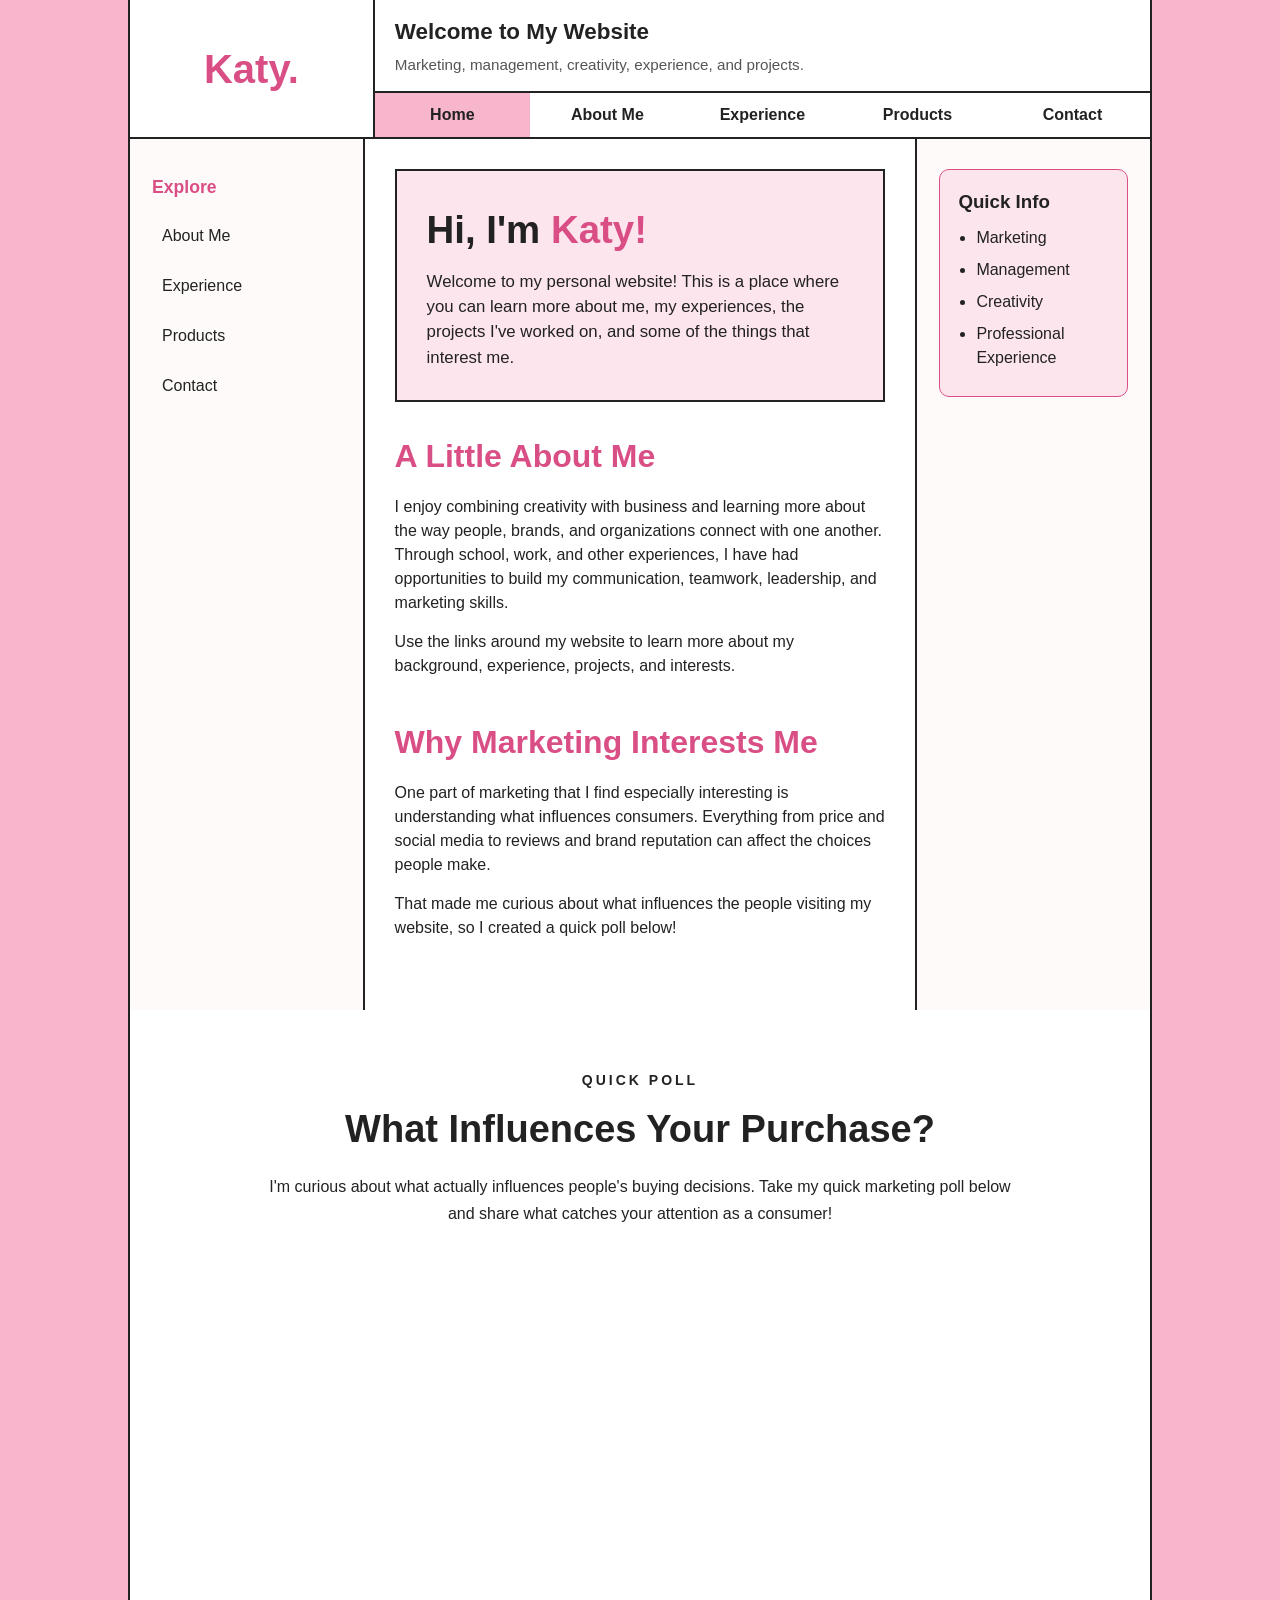
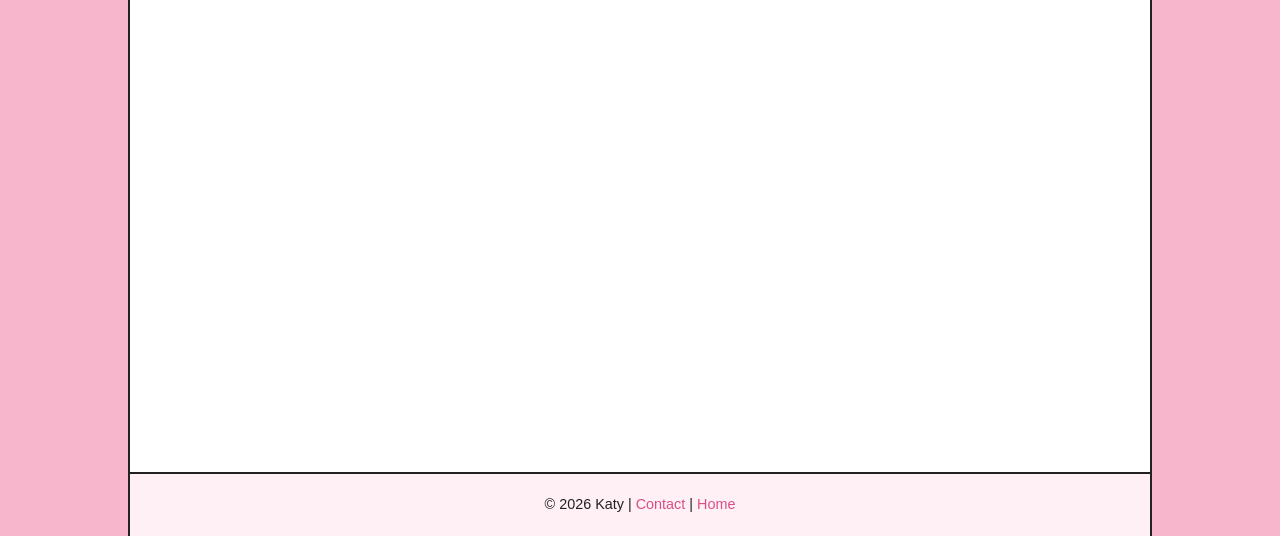
<file: index.html>
<!DOCTYPE html>

<html lang="en">

<head>

    <meta charset="UTF-8">

    <meta
        name="viewport"
        content="width=device-width, initial-scale=1.0"
    >

    <title>Katy's Website</title>

    <link
        rel="stylesheet"
        href="style.css"
    >

</head>


<body>

<div class="site-wrapper">


    <!-- ========================================
         HEADER
    ========================================= -->

    <header class="site-header">


        <!-- LOGO -->

        <div class="logo-area">

            <a href="index.html">
                Katy.
            </a>


            <button
                class="menu-toggle"
                id="menu-toggle"
                aria-label="Open navigation menu"
            >
                ☰
            </button>

        </div>



        <!-- HEADER CONTENT -->

        <div class="header-right">


            <div class="header-info">

                <div>

                    <h1>
                        Welcome to My Website
                    </h1>

                    <p>
                        Marketing, management,
                        creativity, experience,
                        and projects.
                    </p>

                </div>

            </div>



            <!-- NAVIGATION CREATED BY navigation.js -->

            <nav
                class="primary-nav"
                id="primary-navigation"
            >
            </nav>


        </div>


    </header>



    <!-- ========================================
         MAIN 3-COLUMN AREA
    ========================================= -->

    <div class="page-layout">


        <!-- LEFT SIDEBAR -->

        <aside class="left-sidebar">

            <h2>
                Explore
            </h2>


            <ul class="side-nav">

                <li>
                    <a href="about.html">
                        About Me
                    </a>
                </li>

                <li>
                    <a href="experience.html">
                        Experience
                    </a>
                </li>

                <li>
                    <a href="products.html">
                        Products
                    </a>
                </li>

                <li>
                    <a href="contact.html">
                        Contact
                    </a>
                </li>

            </ul>

        </aside>



        <!-- MAIN CONTENT -->

        <main class="main-content">


            <!-- HERO -->

            <section class="hero">

                <h1>
                    Hi, I'm
                    <span>Katy!</span>
                </h1>

                <p>
                    Welcome to my personal website! This is a place
                    where you can learn more about me, my experiences,
                    the projects I've worked on, and some of the things
                    that interest me.
                </p>

            </section>



            <!-- ABOUT PREVIEW -->

            <section class="content-section">

                <h2>
                    A Little About Me
                </h2>

                <p>
                    I enjoy combining creativity with business and
                    learning more about the way people, brands, and
                    organizations connect with one another. Through
                    school, work, and other experiences, I have had
                    opportunities to build my communication,
                    teamwork, leadership, and marketing skills.
                </p>

                <p>
                    Use the links around my website to learn more
                    about my background, experience, projects, and
                    interests.
                </p>

            </section>



            <!-- MARKETING INTRO -->

            <section class="content-section">

                <h2>
                    Why Marketing Interests Me
                </h2>

                <p>
                    One part of marketing that I find especially
                    interesting is understanding what influences
                    consumers. Everything from price and social media
                    to reviews and brand reputation can affect the
                    choices people make.
                </p>

                <p>
                    That made me curious about what influences the
                    people visiting my website, so I created a quick
                    poll below!
                </p>

            </section>


        </main>



        <!-- RIGHT SIDEBAR -->

        <aside class="right-sidebar">


            <div class="sticky-box">

                <h3>
                    Quick Info
                </h3>

                <ul>

                    <li>
                        Marketing
                    </li>

                    <li>
                        Management
                    </li>

                    <li>
                        Creativity
                    </li>

                    <li>
                        Professional Experience
                    </li>

                </ul>

            </div>


        </aside>


    </div>



    <!-- ========================================
         MARKETING POLL
    ========================================= -->

    <section class="marketing-poll">


        <div class="poll-heading">

            <p class="poll-label">
                QUICK POLL
            </p>


            <h2>
                What Influences Your Purchase?
            </h2>


            <p class="poll-description">
                I'm curious about what actually influences people's
                buying decisions. Take my quick marketing poll below
                and share what catches your attention as a consumer!
            </p>

        </div>



        <!-- GOOGLE FORM -->

        <div class="google-form-container">

            <iframe
                src="https://docs.google.com/forms/d/e/1FAIpQLSenfZ7IkUsinyCpGMjhfkNqtXx6ptcA4TYuKnOBtgmuSCT4TQ/viewform?embedded=true"
                width="100%"
                height="750"
                frameborder="0"
                marginheight="0"
                marginwidth="0"
                title="What Influences Your Purchase Marketing Poll"
            >
                Loading…
            </iframe>

        </div>


    </section>



    <!-- ========================================
         FOOTER
    ========================================= -->

    <footer class="site-footer">

        <p>

            &copy;
            <span id="current-year"></span>
            Katy

            |

            <a href="contact.html">
                Contact
            </a>

            |

            <a href="index.html">
                Home
            </a>

        </p>

    </footer>


</div>



<!-- NAVIGATION JAVASCRIPT -->

<script src="navigation.js"></script>



<!-- AUTOMATIC COPYRIGHT YEAR -->

<script>

    document.getElementById(
        "current-year"
    ).textContent =
        new Date().getFullYear();

</script>


</body>

</html>
</file>
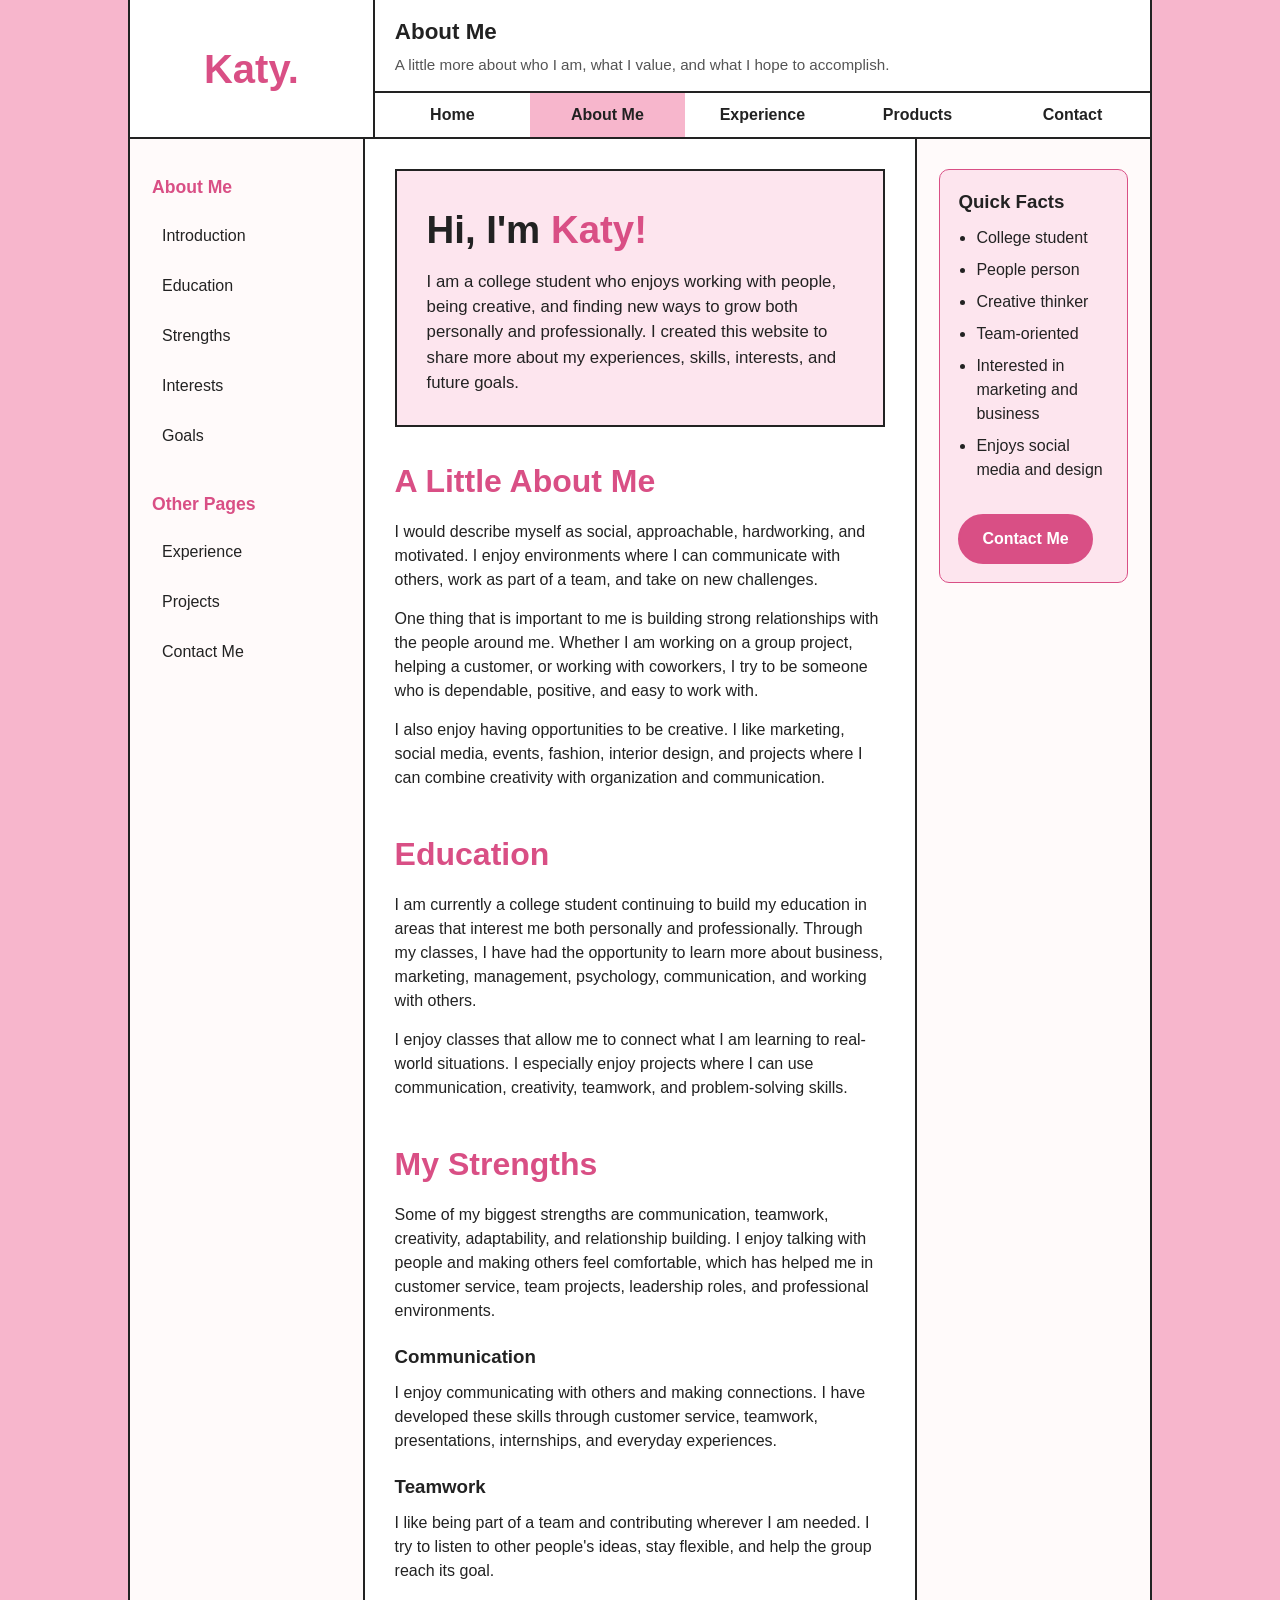
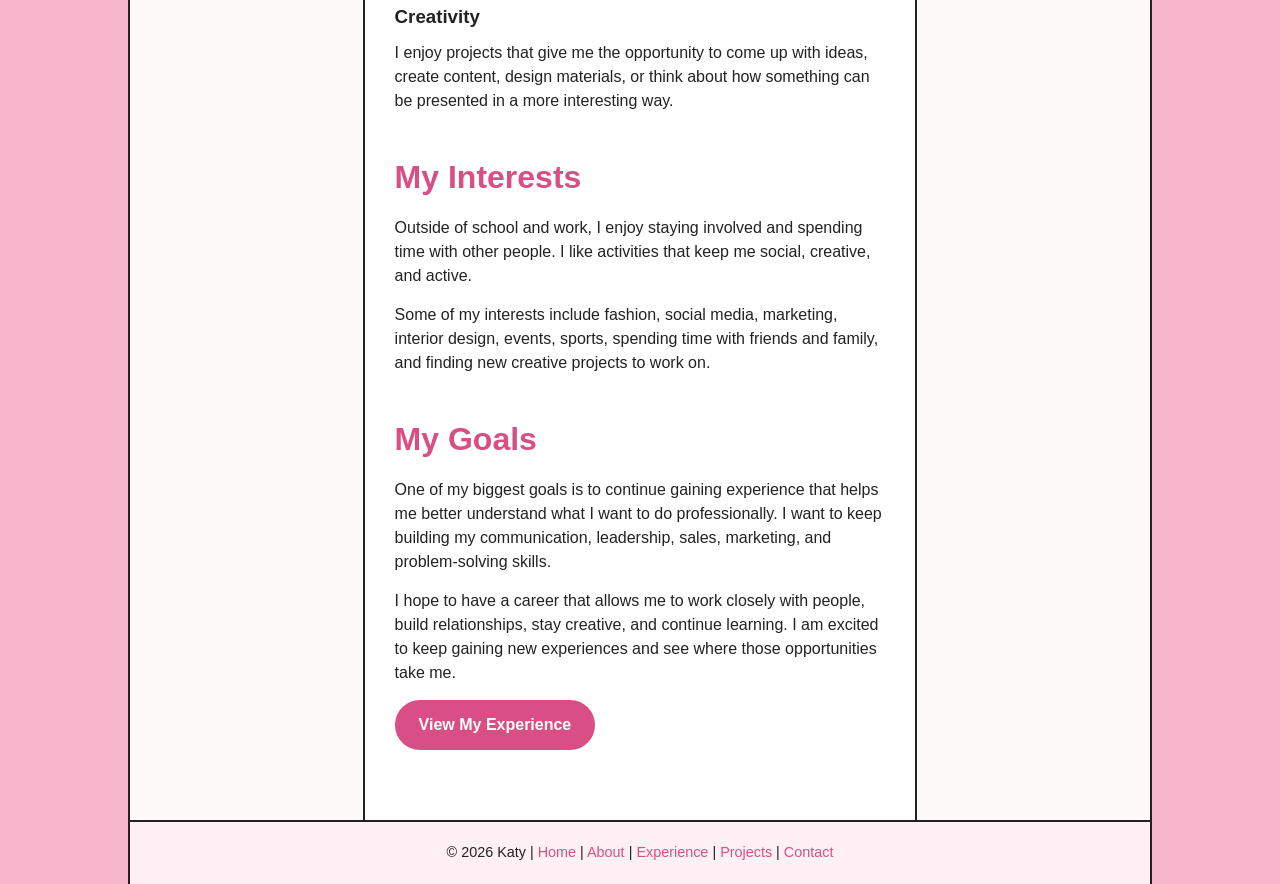
<file: about.html>
<!DOCTYPE html>
<html lang="en">

<head>
    <meta charset="UTF-8">

    <meta
        name="viewport"
        content="width=device-width, initial-scale=1.0"
    >

    <title>About Me | Katy</title>

    <!-- Main CSS file -->
    <link
        rel="stylesheet"
        href="style.css"
    >
</head>


<body>

<div class="site-wrapper">


    <!-- =====================================
         HEADER
    ====================================== -->

    <header class="site-header">


        <!-- LOGO AREA -->

        <div class="logo-area">

            <a href="index.html">
                Katy.
            </a>


            <!-- Mobile menu button -->

            <button
                class="menu-toggle"
                id="menu-toggle"
                aria-label="Open navigation menu"
            >
                ☰
            </button>

        </div>



        <!-- HEADER RIGHT SIDE -->

        <div class="header-right">


            <!-- INFORMATIONAL HEADER AREA -->

            <div class="header-info">

                <div>

                    <h1>
                        About Me
                    </h1>

                    <p>
                        A little more about who I am,
                        what I value, and what I hope
                        to accomplish.
                    </p>

                </div>

            </div>



            <!--
                NAVIGATION IS CREATED
                AUTOMATICALLY BY navigation.js
            -->

            <nav
                class="primary-nav"
                id="primary-navigation"
                aria-label="Primary navigation"
            >
            </nav>


        </div>


    </header>



    <!-- =====================================
         THREE-COLUMN PAGE LAYOUT
    ====================================== -->

    <div class="page-layout">


        <!-- =================================
             LEFT SIDEBAR
        ================================== -->

        <aside class="left-sidebar">

            <h2>
                About Me
            </h2>


            <ul class="side-nav">

                <li>
                    <a href="#intro">
                        Introduction
                    </a>
                </li>

                <li>
                    <a href="#education">
                        Education
                    </a>
                </li>

                <li>
                    <a href="#strengths">
                        Strengths
                    </a>
                </li>

                <li>
                    <a href="#interests">
                        Interests
                    </a>
                </li>

                <li>
                    <a href="#goals">
                        Goals
                    </a>
                </li>

            </ul>


            <h2>
                Other Pages
            </h2>


            <ul class="side-nav">

                <li>
                    <a href="experience.html">
                        Experience
                    </a>
                </li>

                <li>
                    <a href="projects.html">
                        Projects
                    </a>
                </li>

                <li>
                    <a href="contact.html">
                        Contact Me
                    </a>
                </li>

            </ul>

        </aside>



        <!-- =================================
             MAIN CONTENT
        ================================== -->

        <main class="main-content">


            <!-- HERO SECTION -->

            <section
                class="hero"
                id="intro"
            >

                <h1>
                    Hi, I'm
                    <span>Katy!</span>
                </h1>

                <p>
                    I am a college student who enjoys
                    working with people, being creative,
                    and finding new ways to grow both
                    personally and professionally.
                    I created this website to share more
                    about my experiences, skills,
                    interests, and future goals.
                </p>

            </section>



            <!-- ABOUT SECTION -->

            <section class="content-section">

                <h2>
                    A Little About Me
                </h2>

                <p>
                    I would describe myself as social,
                    approachable, hardworking, and
                    motivated. I enjoy environments
                    where I can communicate with others,
                    work as part of a team, and take on
                    new challenges.
                </p>

                <p>
                    One thing that is important to me
                    is building strong relationships
                    with the people around me. Whether
                    I am working on a group project,
                    helping a customer, or working with
                    coworkers, I try to be someone who
                    is dependable, positive, and easy
                    to work with.
                </p>

                <p>
                    I also enjoy having opportunities
                    to be creative. I like marketing,
                    social media, events, fashion,
                    interior design, and projects where
                    I can combine creativity with
                    organization and communication.
                </p>

            </section>



            <!-- EDUCATION -->

            <section
                class="content-section"
                id="education"
            >

                <h2>
                    Education
                </h2>

                <p>
                    I am currently a college student
                    continuing to build my education
                    in areas that interest me both
                    personally and professionally.
                    Through my classes, I have had the
                    opportunity to learn more about
                    business, marketing, management,
                    psychology, communication, and
                    working with others.
                </p>

                <p>
                    I enjoy classes that allow me to
                    connect what I am learning to
                    real-world situations. I especially
                    enjoy projects where I can use
                    communication, creativity, teamwork,
                    and problem-solving skills.
                </p>

            </section>



            <!-- STRENGTHS -->

            <section
                class="content-section"
                id="strengths"
            >

                <h2>
                    My Strengths
                </h2>

                <p>
                    Some of my biggest strengths are
                    communication, teamwork, creativity,
                    adaptability, and relationship
                    building. I enjoy talking with
                    people and making others feel
                    comfortable, which has helped me
                    in customer service, team projects,
                    leadership roles, and professional
                    environments.
                </p>

                <h3>
                    Communication
                </h3>

                <p>
                    I enjoy communicating with others
                    and making connections. I have
                    developed these skills through
                    customer service, teamwork,
                    presentations, internships, and
                    everyday experiences.
                </p>


                <h3>
                    Teamwork
                </h3>

                <p>
                    I like being part of a team and
                    contributing wherever I am needed.
                    I try to listen to other people's
                    ideas, stay flexible, and help the
                    group reach its goal.
                </p>


                <h3>
                    Creativity
                </h3>

                <p>
                    I enjoy projects that give me the
                    opportunity to come up with ideas,
                    create content, design materials,
                    or think about how something can
                    be presented in a more interesting
                    way.
                </p>

            </section>



            <!-- INTERESTS -->

            <section
                class="content-section"
                id="interests"
            >

                <h2>
                    My Interests
                </h2>

                <p>
                    Outside of school and work, I enjoy
                    staying involved and spending time
                    with other people. I like activities
                    that keep me social, creative, and
                    active.
                </p>

                <p>
                    Some of my interests include
                    fashion, social media, marketing,
                    interior design, events, sports,
                    spending time with friends and
                    family, and finding new creative
                    projects to work on.
                </p>

            </section>



            <!-- GOALS -->

            <section
                class="content-section"
                id="goals"
            >

                <h2>
                    My Goals
                </h2>

                <p>
                    One of my biggest goals is to
                    continue gaining experience that
                    helps me better understand what I
                    want to do professionally. I want
                    to keep building my communication,
                    leadership, sales, marketing, and
                    problem-solving skills.
                </p>

                <p>
                    I hope to have a career that allows
                    me to work closely with people,
                    build relationships, stay creative,
                    and continue learning. I am excited
                    to keep gaining new experiences and
                    see where those opportunities take
                    me.
                </p>


                <a
                    href="experience.html"
                    class="button"
                >
                    View My Experience
                </a>

            </section>


        </main>



        <!-- =================================
             RIGHT SIDEBAR
        ================================== -->

        <aside class="right-sidebar">


            <div class="sticky-box">

                <h3>
                    Quick Facts
                </h3>

                <ul>

                    <li>
                        College student
                    </li>

                    <li>
                        People person
                    </li>

                    <li>
                        Creative thinker
                    </li>

                    <li>
                        Team-oriented
                    </li>

                    <li>
                        Interested in marketing
                        and business
                    </li>

                    <li>
                        Enjoys social media
                        and design
                    </li>

                </ul>


                <br>


                <a
                    href="contact.html"
                    class="button"
                >
                    Contact Me
                </a>

            </div>


        </aside>


    </div>



    <!-- =====================================
         FOOTER
    ====================================== -->

    <footer class="site-footer">

        <p>

            &copy;
            <span id="current-year"></span>
            Katy

            |

            <a href="index.html">
                Home
            </a>

            |

            <a href="about.html">
                About
            </a>

            |

            <a href="experience.html">
                Experience
            </a>

            |

            <a href="projects.html">
                Projects
            </a>

            |

            <a href="contact.html">
                Contact
            </a>

        </p>

    </footer>


</div>



<!-- =====================================
     SHARED NAVIGATION JAVASCRIPT
====================================== -->

<script src="navigation.js"></script>


<!-- Automatically updates footer year -->

<script>

    document.getElementById(
        "current-year"
    ).textContent =
        new Date().getFullYear();

</script>


</body>

</html>
</file>
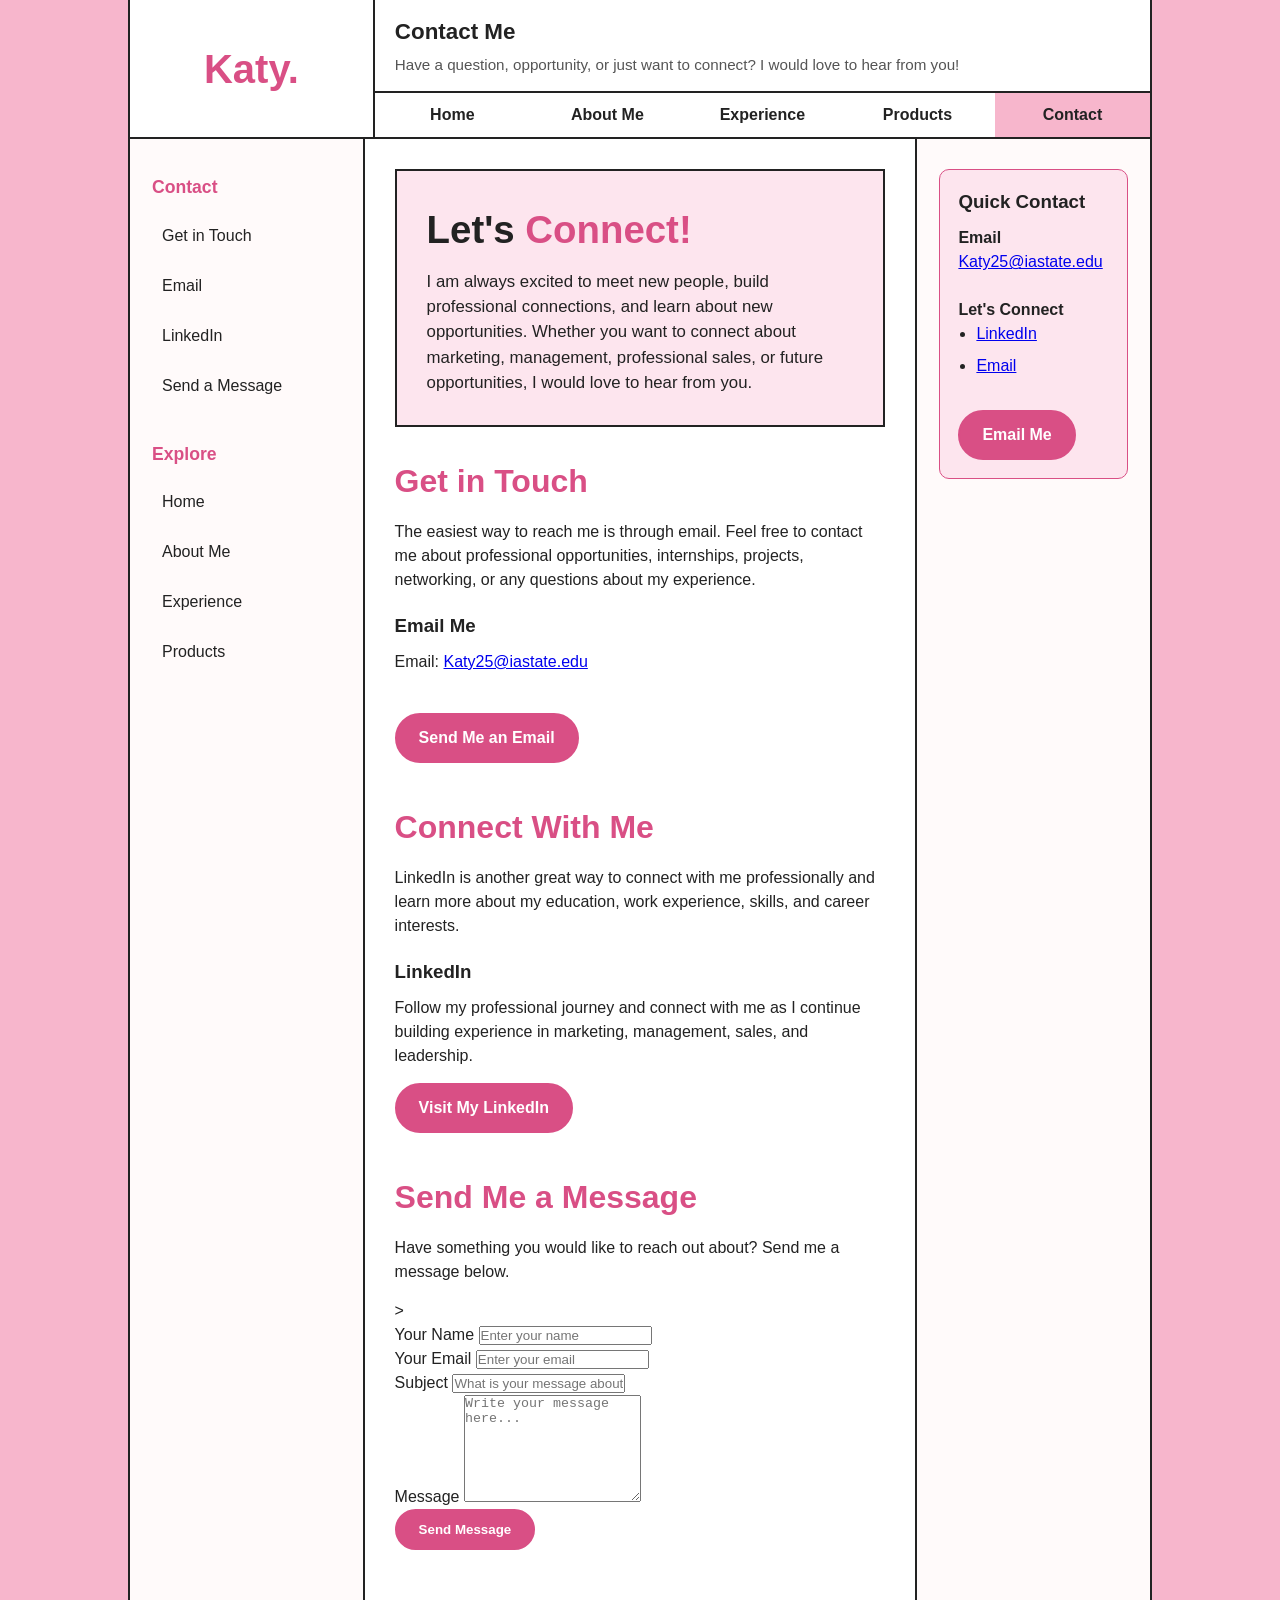
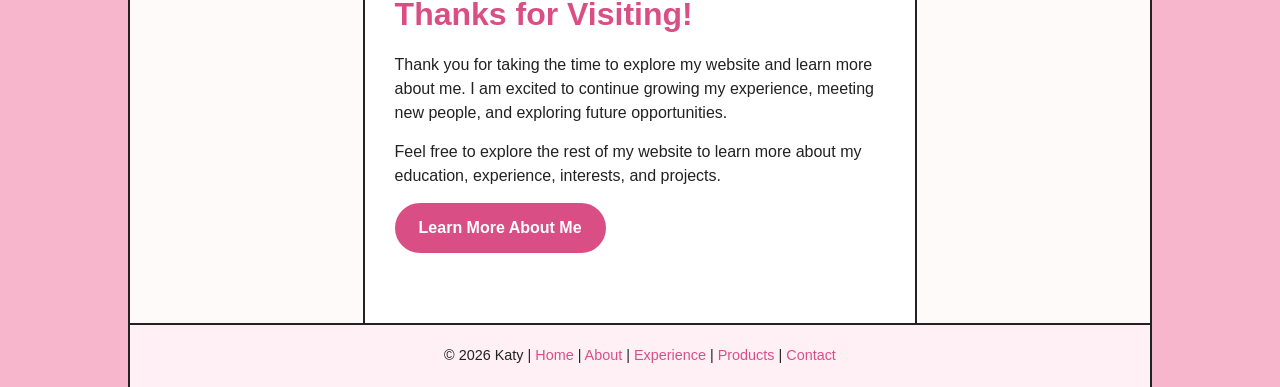
<file: contact.html>
<!DOCTYPE html>
<html lang="en">

<head>
    <meta charset="UTF-8">

    <meta
        name="viewport"
        content="width=device-width, initial-scale=1.0"
    >

    <title>Contact | Katy</title>

    <!-- Shared CSS -->
    <link
        rel="stylesheet"
        href="style.css"
    >
</head>


<body>

<div class="site-wrapper">


    <!-- =====================================
         HEADER
    ====================================== -->

    <header class="site-header">


        <!-- LOGO AREA -->

        <div class="logo-area">

            <a href="index.html">
                Katy.
            </a>

            <!-- Mobile Menu Button -->

            <button
                class="menu-toggle"
                id="menu-toggle"
                aria-label="Open navigation menu"
            >
                ☰
            </button>

        </div>



        <!-- HEADER RIGHT -->

        <div class="header-right">


            <div class="header-info">

                <div>

                    <h1>
                        Contact Me
                    </h1>

                    <p>
                        Have a question, opportunity,
                        or just want to connect?
                        I would love to hear from you!
                    </p>

                </div>

            </div>



            <!--
                NAVIGATION IS CREATED
                AUTOMATICALLY BY navigation.js
            -->

            <nav
                class="primary-nav"
                id="primary-navigation"
                aria-label="Primary navigation"
            >
            </nav>


        </div>


    </header>



    <!-- =====================================
         MAIN PAGE LAYOUT
    ====================================== -->

    <div class="page-layout">


        <!-- =================================
             LEFT SIDEBAR
        ================================== -->

        <aside class="left-sidebar">

            <h2>
                Contact
            </h2>


            <ul class="side-nav">

                <li>
                    <a href="#contact">
                        Get in Touch
                    </a>
                </li>

                <li>
                    <a href="#email">
                        Email
                    </a>
                </li>

                <li>
                    <a href="#socials">
                        LinkedIn
                    </a>
                </li>

                <li>
                    <a href="#message">
                        Send a Message
                    </a>
                </li>

            </ul>



            <h2>
                Explore
            </h2>


            <ul class="side-nav">

                <li>
                    <a href="index.html">
                        Home
                    </a>
                </li>

                <li>
                    <a href="about.html">
                        About Me
                    </a>
                </li>

                <li>
                    <a href="experience.html">
                        Experience
                    </a>
                </li>

                <li>
                    <a href="products.html">
                        Products
                    </a>
                </li>

            </ul>

        </aside>



        <!-- =================================
             MAIN CONTENT
        ================================== -->

        <main class="main-content">


            <!-- HERO -->

            <section
                class="hero"
                id="contact"
            >

                <h1>
                    Let's
                    <span>Connect!</span>
                </h1>

                <p>
                    I am always excited to meet new people,
                    build professional connections, and learn
                    about new opportunities. Whether you want
                    to connect about marketing, management,
                    professional sales, or future opportunities,
                    I would love to hear from you.
                </p>

            </section>



            <!-- =================================
                 GET IN TOUCH
            ================================== -->

            <section
                class="content-section"
                id="email"
            >

                <h2>
                    Get in Touch
                </h2>

                <p>
                    The easiest way to reach me is through
                    email. Feel free to contact me about
                    professional opportunities, internships,
                    projects, networking, or any questions
                    about my experience.
                </p>


                <h3>
                    Email Me
                </h3>

                <p>
                    Email:
                    <a href="mailto:Katy25@iastate.edu">
                        Katy25@iastate.edu
                    </a>
                </p>


                <br>


                <a
                    href="mailto:Katy25@iastate.edu"
                    class="button"
                >
                    Send Me an Email
                </a>

            </section>



            <!-- =================================
                 LINKEDIN
            ================================== -->

            <section
                class="content-section"
                id="socials"
            >

                <h2>
                    Connect With Me
                </h2>

                <p>
                    LinkedIn is another great way to connect
                    with me professionally and learn more
                    about my education, work experience,
                    skills, and career interests.
                </p>


                <h3>
                    LinkedIn
                </h3>

                <p>
                    Follow my professional journey and
                    connect with me as I continue building
                    experience in marketing, management,
                    sales, and leadership.
                </p>

                <a
                    href="https://www.linkedin.com/in/kathryn-nelson-6894b13a9/"
                    target="_blank"
                    rel="noopener noreferrer"
                    class="button"
                >
                    Visit My LinkedIn
                </a>

            </section>



            <!-- =================================
                 CONTACT FORM
            ================================== -->

            <section
                class="content-section"
                id="message"
            >

                <h2>
                    Send Me a Message
                </h2>

                <p>
                    Have something you would like to
                    reach out about? Send me a message
                    below.
                </p>


                <form
                    <form
    class="contact-form"
    id="contact-form"
>
                >


                    <!-- NAME -->

                    <div class="form-group">

                        <label for="name">
                            Your Name
                        </label>

                        <input
                            type="text"
                            id="name"
                            name="name"
                            placeholder="Enter your name"
                            required
                        >

                    </div>



                    <!-- EMAIL -->

                    <div class="form-group">

                        <label for="email-address">
                            Your Email
                        </label>

                        <input
                            type="email"
                            id="email-address"
                            name="email"
                            placeholder="Enter your email"
                            required
                        >

                    </div>



                    <!-- SUBJECT -->

                    <div class="form-group">

                        <label for="subject">
                            Subject
                        </label>

                        <input
                            type="text"
                            id="subject"
                            name="subject"
                            placeholder="What is your message about?"
                            required
                        >

                    </div>



                    <!-- MESSAGE -->

                    <div class="form-group">

                        <label for="message-box">
                            Message
                        </label>

                        <textarea
                            id="message-box"
                            name="message"
                            rows="7"
                            placeholder="Write your message here..."
                            required
                        ></textarea>

                    </div>



                    <!-- SUBMIT -->

                    <button
                        type="submit"
                        class="button"
                    >
                        Send Message
                    </button>


                </form>

            </section>



            <!-- =================================
                 THANK YOU SECTION
            ================================== -->

            <section class="content-section">

                <h2>
                    Thanks for Visiting!
                </h2>

                <p>
                    Thank you for taking the time to explore
                    my website and learn more about me.
                    I am excited to continue growing my
                    experience, meeting new people, and
                    exploring future opportunities.
                </p>

                <p>
                    Feel free to explore the rest of my
                    website to learn more about my
                    education, experience, interests,
                    and projects.
                </p>


                <a
                    href="about.html"
                    class="button"
                >
                    Learn More About Me
                </a>

            </section>


        </main>



        <!-- =================================
             RIGHT SIDEBAR
        ================================== -->

        <aside class="right-sidebar">


            <div class="sticky-box">

                <h3>
                    Quick Contact
                </h3>


                <p>
                    <strong>Email</strong>
                </p>

                <p>
                    <a href="mailto:Katy25@iastate.edu">
                        Katy25@iastate.edu
                    </a>
                </p>


                <br>


                <p>
                    <strong>Let's Connect</strong>
                </p>


                <ul>

                    <li>
                        <a
                            href="https://www.linkedin.com/in/kathryn-nelson-6894b13a9/"
                            target="_blank"
                            rel="noopener noreferrer"
                        >
                            LinkedIn
                        </a>
                    </li>

                    <li>
                        <a href="mailto:Katy25@iastate.edu">
                            Email
                        </a>
                    </li>

                </ul>


                <br>


                <a
                    href="mailto:Katy25@iastate.edu"
                    class="button"
                >
                    Email Me
                </a>

            </div>


        </aside>


    </div>



    <!-- =====================================
         FOOTER
    ====================================== -->

    <footer class="site-footer">

        <p>

            &copy;
            <span id="current-year"></span>
            Katy

            |

            <a href="index.html">
                Home
            </a>

            |

            <a href="about.html">
                About
            </a>

            |

            <a href="experience.html">
                Experience
            </a>

            |

            <a href="products.html">
                Products
            </a>

            |

            <a href="contact.html">
                Contact
            </a>

        </p>

    </footer>


</div>



<!-- =====================================
     SHARED NAVIGATION JAVASCRIPT
====================================== -->

<script src="navigation.js"></script>


<!-- Automatically updates copyright year -->

<script>

    document.getElementById(
        "current-year"
    ).textContent =
        new Date().getFullYear();

</script>


</body>

</html>
</file>
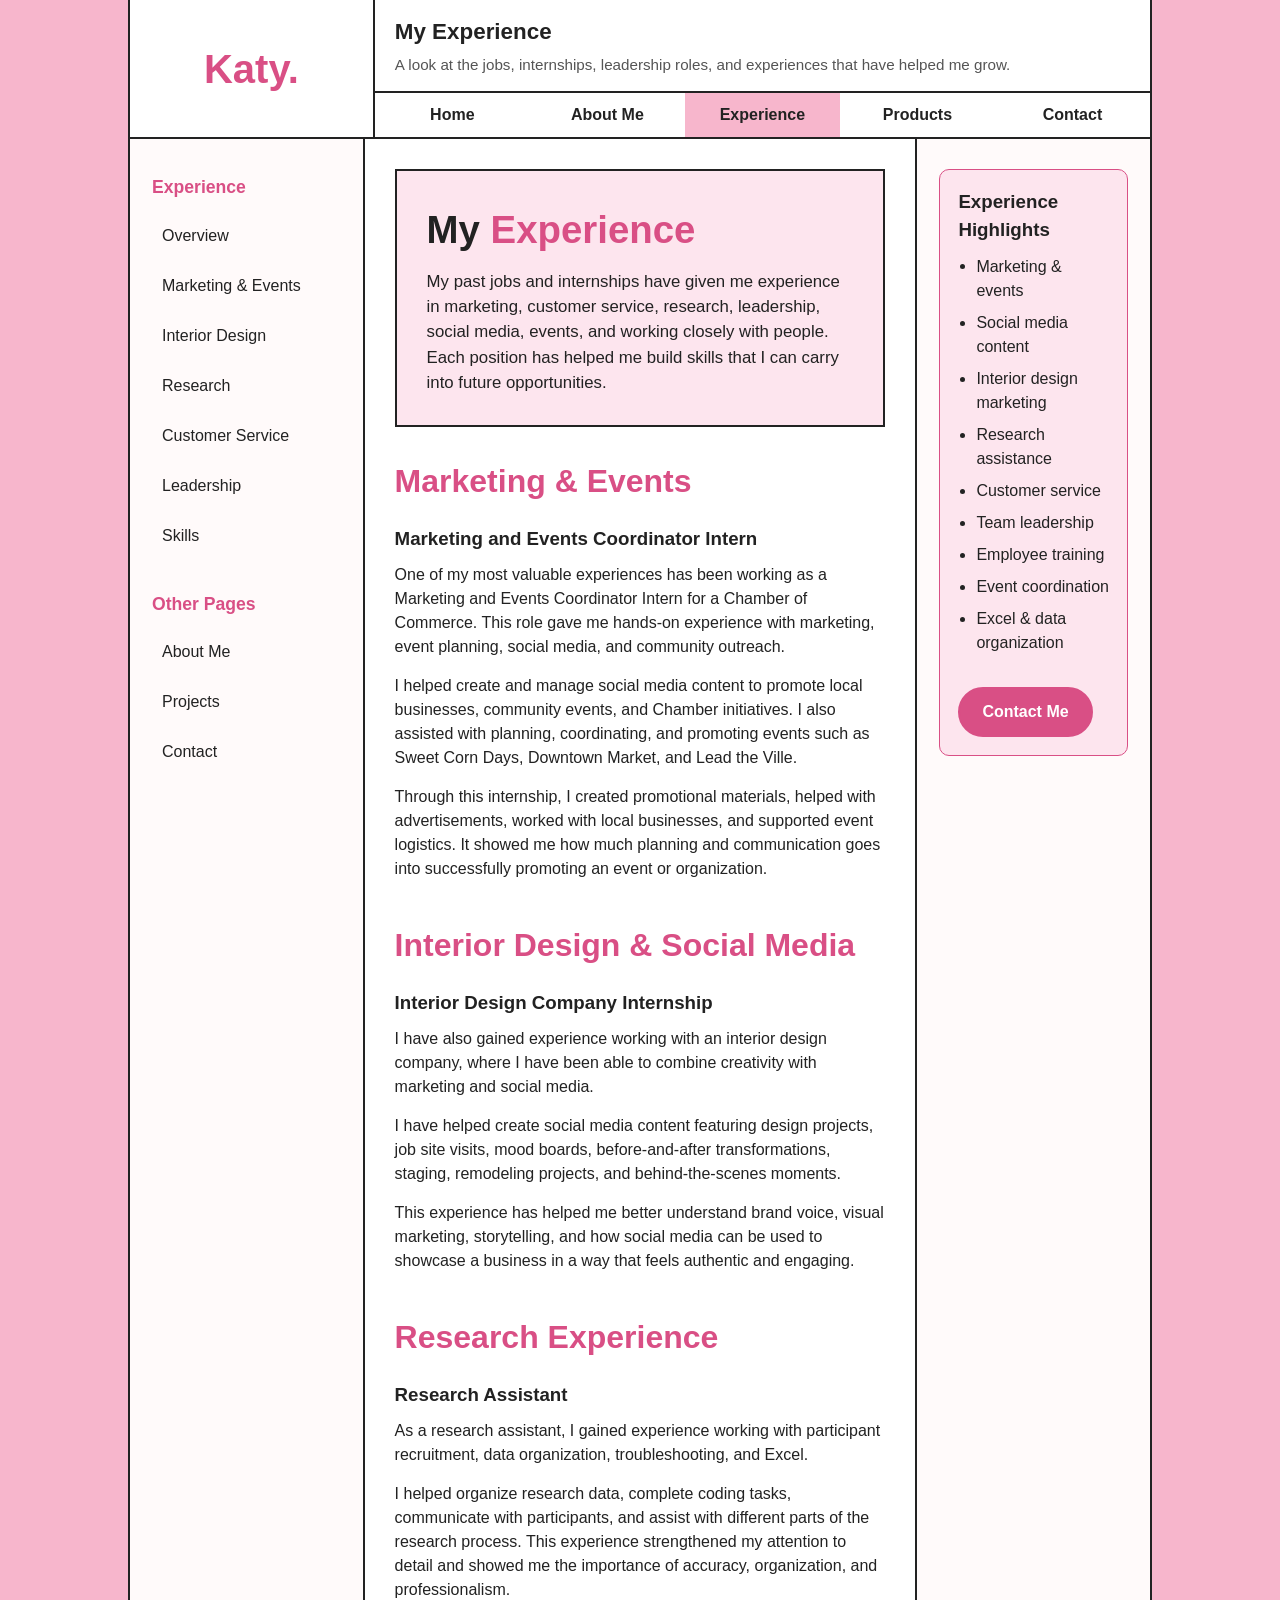
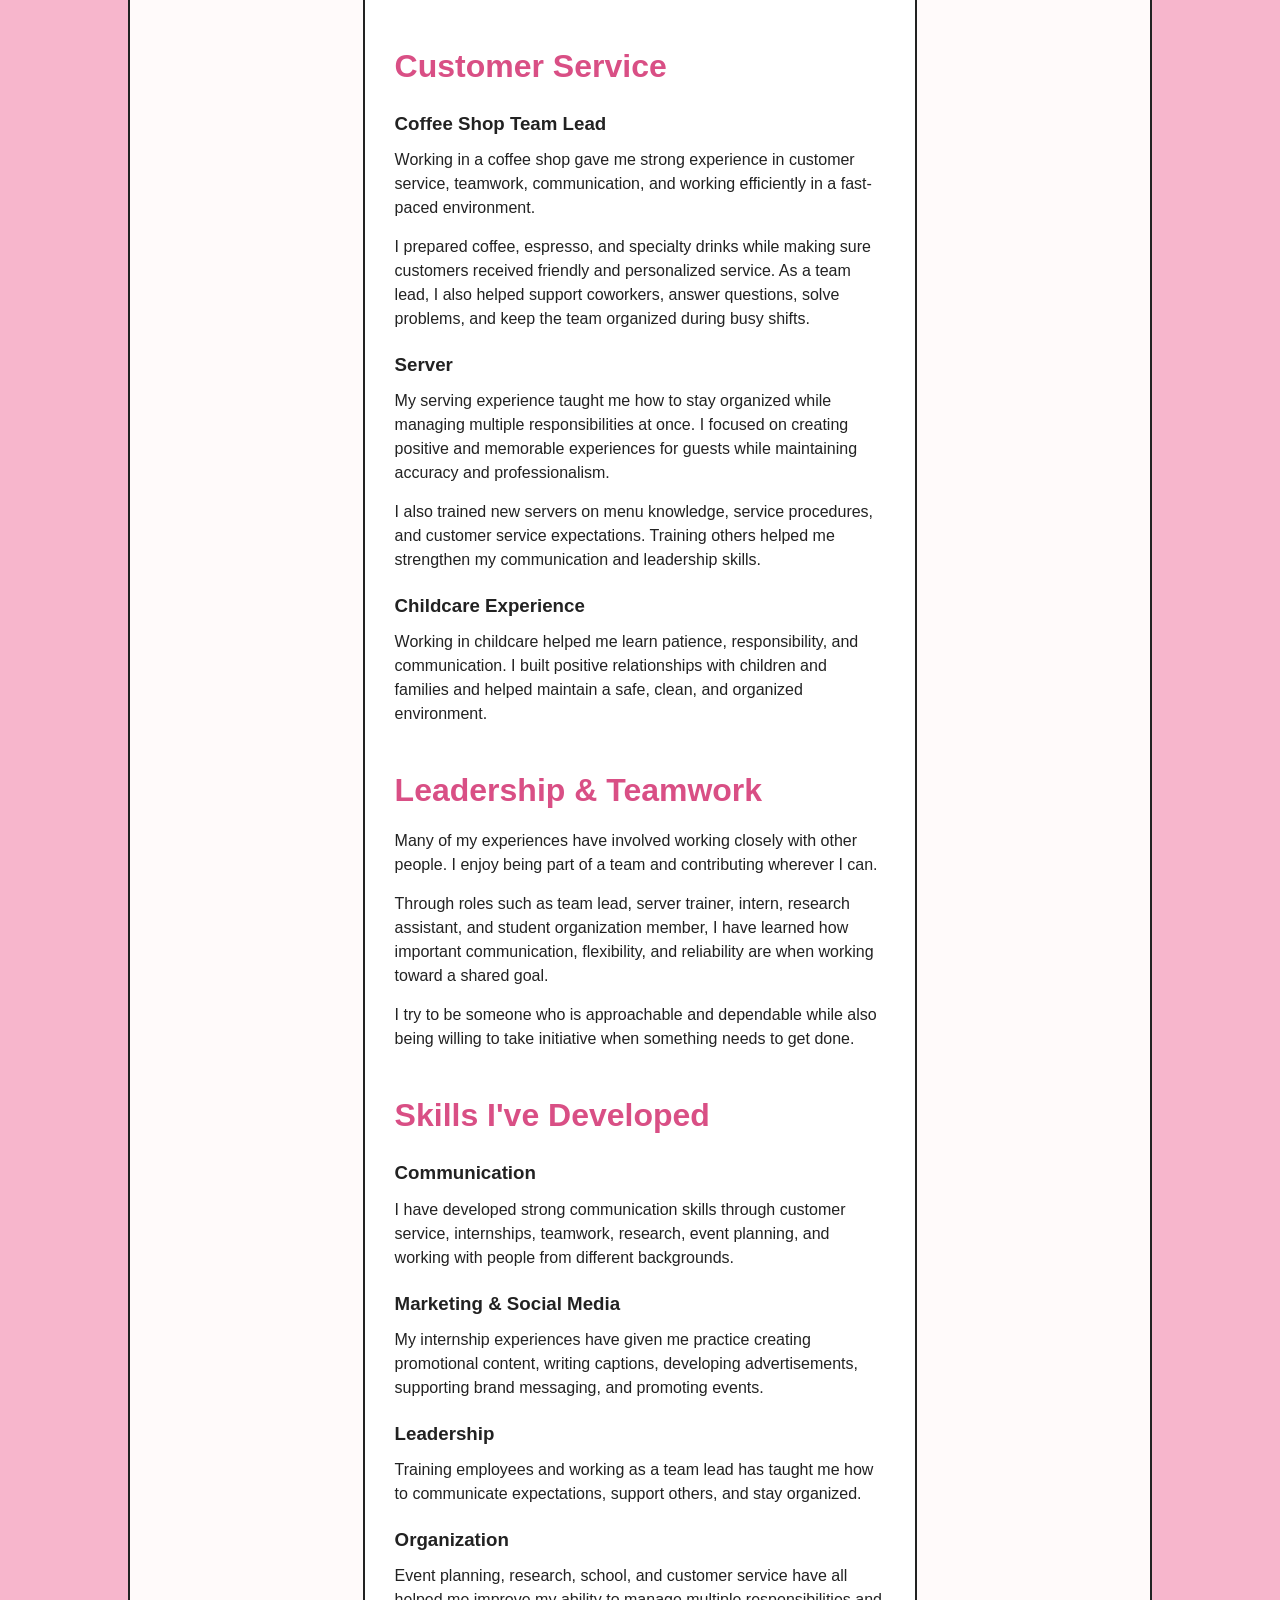
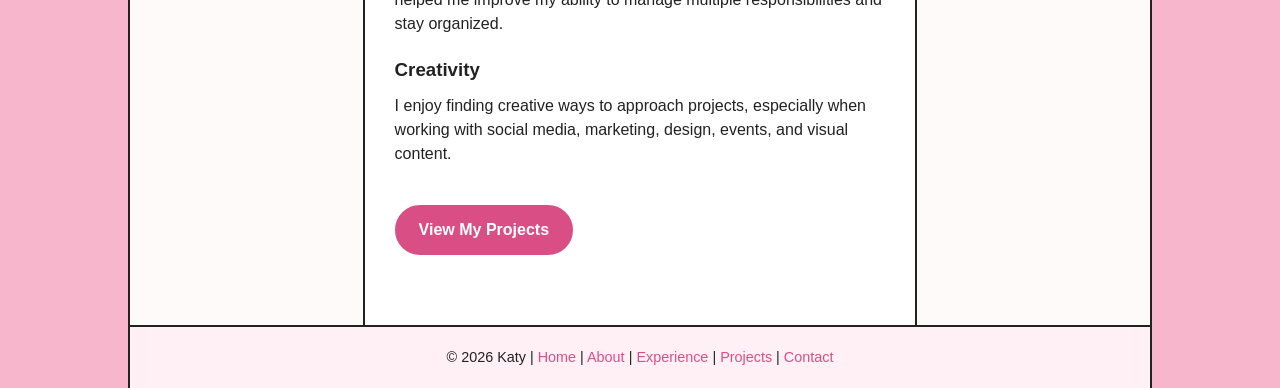
<file: experience.html>
<!DOCTYPE html>
<html lang="en">

<head>
    <meta charset="UTF-8">

    <meta
        name="viewport"
        content="width=device-width, initial-scale=1.0"
    >

    <title>Experience | Katy</title>

    <!-- Shared CSS -->
    <link
        rel="stylesheet"
        href="style.css"
    >
</head>


<body>

<div class="site-wrapper">


    <!-- =====================================
         HEADER
    ====================================== -->

    <header class="site-header">


        <!-- LOGO AREA -->

        <div class="logo-area">

            <a href="index.html">
                Katy.
            </a>


            <button
                class="menu-toggle"
                id="menu-toggle"
                aria-label="Open navigation menu"
            >
                ☰
            </button>

        </div>



        <!-- HEADER RIGHT -->

        <div class="header-right">


            <div class="header-info">

                <div>

                    <h1>
                        My Experience
                    </h1>

                    <p>
                        A look at the jobs, internships,
                        leadership roles, and experiences
                        that have helped me grow.
                    </p>

                </div>

            </div>



            <!--
                NAVIGATION IS CREATED
                BY navigation.js
            -->

            <nav
                class="primary-nav"
                id="primary-navigation"
                aria-label="Primary navigation"
            >
            </nav>


        </div>


    </header>



    <!-- =====================================
         MAIN PAGE LAYOUT
    ====================================== -->

    <div class="page-layout">


        <!-- =================================
             LEFT SIDEBAR
        ================================== -->

        <aside class="left-sidebar">

            <h2>
                Experience
            </h2>


            <ul class="side-nav">

                <li>
                    <a href="#overview">
                        Overview
                    </a>
                </li>

                <li>
                    <a href="#marketing">
                        Marketing & Events
                    </a>
                </li>

                <li>
                    <a href="#design">
                        Interior Design
                    </a>
                </li>

                <li>
                    <a href="#research">
                        Research
                    </a>
                </li>

                <li>
                    <a href="#customer-service">
                        Customer Service
                    </a>
                </li>

                <li>
                    <a href="#leadership">
                        Leadership
                    </a>
                </li>

                <li>
                    <a href="#skills">
                        Skills
                    </a>
                </li>

            </ul>


            <h2>
                Other Pages
            </h2>


            <ul class="side-nav">

                <li>
                    <a href="about.html">
                        About Me
                    </a>
                </li>

                <li>
                    <a href="projects.html">
                        Projects
                    </a>
                </li>

                <li>
                    <a href="contact.html">
                        Contact
                    </a>
                </li>

            </ul>

        </aside>



        <!-- =================================
             MAIN CONTENT
        ================================== -->

        <main class="main-content">


            <!-- HERO -->

            <section
                class="hero"
                id="overview"
            >

                <h1>
                    My
                    <span>Experience</span>
                </h1>

                <p>
                    My past jobs and internships have
                    given me experience in marketing,
                    customer service, research,
                    leadership, social media, events,
                    and working closely with people.
                    Each position has helped me build
                    skills that I can carry into future
                    opportunities.
                </p>

            </section>



            <!-- =================================
                 MARKETING & EVENTS
            ================================== -->

            <section
                class="content-section"
                id="marketing"
            >

                <h2>
                    Marketing & Events
                </h2>

                <h3>
                    Marketing and Events Coordinator Intern
                </h3>

                <p>
                    One of my most valuable experiences
                    has been working as a Marketing and
                    Events Coordinator Intern for a
                    Chamber of Commerce. This role gave
                    me hands-on experience with marketing,
                    event planning, social media, and
                    community outreach.
                </p>

                <p>
                    I helped create and manage social
                    media content to promote local
                    businesses, community events, and
                    Chamber initiatives. I also assisted
                    with planning, coordinating, and
                    promoting events such as Sweet Corn
                    Days, Downtown Market, and Lead the
                    Ville.
                </p>

                <p>
                    Through this internship, I created
                    promotional materials, helped with
                    advertisements, worked with local
                    businesses, and supported event
                    logistics. It showed me how much
                    planning and communication goes into
                    successfully promoting an event or
                    organization.
                </p>

            </section>



            <!-- =================================
                 INTERIOR DESIGN EXPERIENCE
            ================================== -->

            <section
                class="content-section"
                id="design"
            >

                <h2>
                    Interior Design & Social Media
                </h2>

                <h3>
                    Interior Design Company Internship
                </h3>

                <p>
                    I have also gained experience working
                    with an interior design company, where
                    I have been able to combine creativity
                    with marketing and social media.
                </p>

                <p>
                    I have helped create social media
                    content featuring design projects,
                    job site visits, mood boards,
                    before-and-after transformations,
                    staging, remodeling projects, and
                    behind-the-scenes moments.
                </p>

                <p>
                    This experience has helped me better
                    understand brand voice, visual
                    marketing, storytelling, and how
                    social media can be used to showcase
                    a business in a way that feels
                    authentic and engaging.
                </p>

            </section>



            <!-- =================================
                 RESEARCH
            ================================== -->

            <section
                class="content-section"
                id="research"
            >

                <h2>
                    Research Experience
                </h2>

                <h3>
                    Research Assistant
                </h3>

                <p>
                    As a research assistant, I gained
                    experience working with participant
                    recruitment, data organization,
                    troubleshooting, and Excel.
                </p>

                <p>
                    I helped organize research data,
                    complete coding tasks, communicate
                    with participants, and assist with
                    different parts of the research
                    process. This experience strengthened
                    my attention to detail and showed me
                    the importance of accuracy,
                    organization, and professionalism.
                </p>

            </section>



            <!-- =================================
                 CUSTOMER SERVICE
            ================================== -->

            <section
                class="content-section"
                id="customer-service"
            >

                <h2>
                    Customer Service
                </h2>

                <h3>
                    Coffee Shop Team Lead
                </h3>

                <p>
                    Working in a coffee shop gave me
                    strong experience in customer service,
                    teamwork, communication, and working
                    efficiently in a fast-paced
                    environment.
                </p>

                <p>
                    I prepared coffee, espresso, and
                    specialty drinks while making sure
                    customers received friendly and
                    personalized service. As a team lead,
                    I also helped support coworkers,
                    answer questions, solve problems,
                    and keep the team organized during
                    busy shifts.
                </p>


                <h3>
                    Server
                </h3>

                <p>
                    My serving experience taught me how
                    to stay organized while managing
                    multiple responsibilities at once.
                    I focused on creating positive and
                    memorable experiences for guests
                    while maintaining accuracy and
                    professionalism.
                </p>

                <p>
                    I also trained new servers on menu
                    knowledge, service procedures, and
                    customer service expectations.
                    Training others helped me strengthen
                    my communication and leadership
                    skills.
                </p>


                <h3>
                    Childcare Experience
                </h3>

                <p>
                    Working in childcare helped me learn
                    patience, responsibility, and
                    communication. I built positive
                    relationships with children and
                    families and helped maintain a safe,
                    clean, and organized environment.
                </p>

            </section>



            <!-- =================================
                 LEADERSHIP
            ================================== -->

            <section
                class="content-section"
                id="leadership"
            >

                <h2>
                    Leadership & Teamwork
                </h2>

                <p>
                    Many of my experiences have involved
                    working closely with other people.
                    I enjoy being part of a team and
                    contributing wherever I can.
                </p>

                <p>
                    Through roles such as team lead,
                    server trainer, intern, research
                    assistant, and student organization
                    member, I have learned how important
                    communication, flexibility, and
                    reliability are when working toward
                    a shared goal.
                </p>

                <p>
                    I try to be someone who is
                    approachable and dependable while
                    also being willing to take
                    initiative when something needs to
                    get done.
                </p>

            </section>



            <!-- =================================
                 SKILLS
            ================================== -->

            <section
                class="content-section"
                id="skills"
            >

                <h2>
                    Skills I've Developed
                </h2>

                <h3>
                    Communication
                </h3>

                <p>
                    I have developed strong communication
                    skills through customer service,
                    internships, teamwork, research,
                    event planning, and working with
                    people from different backgrounds.
                </p>


                <h3>
                    Marketing & Social Media
                </h3>

                <p>
                    My internship experiences have given
                    me practice creating promotional
                    content, writing captions, developing
                    advertisements, supporting brand
                    messaging, and promoting events.
                </p>


                <h3>
                    Leadership
                </h3>

                <p>
                    Training employees and working as a
                    team lead has taught me how to
                    communicate expectations, support
                    others, and stay organized.
                </p>


                <h3>
                    Organization
                </h3>

                <p>
                    Event planning, research, school,
                    and customer service have all helped
                    me improve my ability to manage
                    multiple responsibilities and stay
                    organized.
                </p>


                <h3>
                    Creativity
                </h3>

                <p>
                    I enjoy finding creative ways to
                    approach projects, especially when
                    working with social media, marketing,
                    design, events, and visual content.
                </p>


                <br>


                <a
                    href="projects.html"
                    class="button"
                >
                    View My Projects
                </a>

            </section>


        </main>



        <!-- =================================
             RIGHT SIDEBAR
        ================================== -->

        <aside class="right-sidebar">


            <div class="sticky-box">

                <h3>
                    Experience Highlights
                </h3>

                <ul>

                    <li>
                        Marketing & events
                    </li>

                    <li>
                        Social media content
                    </li>

                    <li>
                        Interior design marketing
                    </li>

                    <li>
                        Research assistance
                    </li>

                    <li>
                        Customer service
                    </li>

                    <li>
                        Team leadership
                    </li>

                    <li>
                        Employee training
                    </li>

                    <li>
                        Event coordination
                    </li>

                    <li>
                        Excel & data organization
                    </li>

                </ul>


                <br>


                <a
                    href="contact.html"
                    class="button"
                >
                    Contact Me
                </a>

            </div>


        </aside>


    </div>



    <!-- =====================================
         FOOTER
    ====================================== -->

    <footer class="site-footer">

        <p>

            &copy;
            <span id="current-year"></span>
            Katy

            |

            <a href="index.html">
                Home
            </a>

            |

            <a href="about.html">
                About
            </a>

            |

            <a href="experience.html">
                Experience
            </a>

            |

            <a href="projects.html">
                Projects
            </a>

            |

            <a href="contact.html">
                Contact
            </a>

        </p>

    </footer>


</div>



<!-- =====================================
     SHARED NAVIGATION JAVASCRIPT
====================================== -->

<script src="navigation.js"></script>


<!-- Automatically updates year -->

<script>

    document.getElementById(
        "current-year"
    ).textContent =
        new Date().getFullYear();

</script>


</body>

</html>
</file>
<file: style.css>
/* =========================================
   GLOBAL RESET
========================================= */

* {
    margin: 0;
    padding: 0;
    box-sizing: border-box;
}

html {
    scroll-behavior: smooth;
}

body {
    font-family: Arial, Helvetica, sans-serif;

    /* Pink background visible around website */
    background-color: #f7b6cc;

    color: #222;
    line-height: 1.5;
}


/* =========================================
   MAIN WEBSITE WRAPPER
   80% width = 10% background on each side
========================================= */

.site-wrapper {
    width: 80%;
    margin: 0 auto;
    min-height: 100vh;

    background-color: white;

    border-left: 2px solid #222;
    border-right: 2px solid #222;
}


/* =========================================
   HEADER
========================================= */

.site-header {
    display: grid;

    /* logo area + informational area */
    grid-template-columns: 24% 76%;

    min-height: 115px;

    border-bottom: 2px solid #222;
}


/* =========================================
   LOGO
========================================= */

.logo-area {
    display: flex;
    align-items: center;
    justify-content: center;

    padding: 20px;

    border-right: 2px solid #222;
}

.logo-area a {
    font-size: 2.5rem;
    font-weight: bold;

    color: #d94f85;

    text-decoration: none;
}


/* =========================================
   HEADER INFORMATION
========================================= */

.header-right {
    display: flex;
    flex-direction: column;
}

.header-info {
    flex: 1;

    padding: 15px 20px;

    display: flex;
    align-items: center;
}

.header-info h1 {
    font-size: 1.4rem;
    margin-bottom: 5px;
}

.header-info p {
    font-size: 0.95rem;
    color: #555;
}


/* =========================================
   PRIMARY TOP NAVIGATION
========================================= */

.primary-nav {
    border-top: 2px solid #222;
}

.primary-nav ul {
    display: flex;

    justify-content: center;
    align-items: center;

    list-style: none;
}

.primary-nav li {
    flex: 1;
    text-align: center;
}

.primary-nav a {
    display: block;

    padding: 10px 15px;

    color: #222;
    text-decoration: none;

    font-weight: bold;

    transition: 0.2s ease;
}

.primary-nav a:hover,
.primary-nav a.active {
    background-color: #f7b6cc;
}


/* =========================================
   OPTIONAL SECONDARY TOP NAVIGATION
========================================= */

.secondary-top-nav {
    border-top: 1px solid #222;

    background-color: #fff0f5;
}

.secondary-top-nav ul {
    display: flex;
    justify-content: center;

    list-style: none;
}

.secondary-top-nav a {
    display: block;

    padding: 7px 18px;

    text-decoration: none;

    color: #555;

    font-size: 0.9rem;
}

.secondary-top-nav a:hover {
    color: #d94f85;
}


/* =========================================
   MAIN PAGE GRID
========================================= */

.page-layout {
    display: grid;

    /*
        Left Navigation
        Main Content
        Right Sidebar
    */

    grid-template-columns: 23% 54% 23%;

    min-height: 600px;
}


/* =========================================
   LEFT SIDEBAR NAVIGATION
========================================= */

.left-sidebar {
    padding: 35px 22px;

    border-right: 2px solid #222;

    background-color: #fffafa;
}

.left-sidebar h2 {
    font-size: 1.1rem;

    margin-bottom: 15px;

    color: #d94f85;
}

.side-nav {
    list-style: none;

    margin-bottom: 35px;
}

.side-nav li {
    margin-bottom: 10px;
}

.side-nav a {
    display: block;

    padding: 8px 10px;

    text-decoration: none;

    color: #222;

    border-radius: 6px;

    transition: 0.2s ease;
}

.side-nav a:hover,
.side-nav a.active {
    background-color: #f7b6cc;
}


/* =========================================
   MAIN CONTENT
========================================= */

.main-content {
    padding: 30px;
}


/* =========================================
   HERO AREA
========================================= */

.hero {
    width: 100%;

    min-height: 230px;

    margin-bottom: 30px;

    padding: 30px;

    display: flex;
    flex-direction: column;

    justify-content: center;

    background-color: #fde5ee;

    border: 2px solid #222;
}

.hero h1 {
    font-size: 2.4rem;

    margin-bottom: 10px;
}

.hero h1 span {
    color: #d94f85;
}

.hero p {
    font-size: 1.05rem;

    max-width: 600px;
}


/* =========================================
   CONTENT AREA
========================================= */

.content-section {
    margin-bottom: 40px;
}

.content-section h2 {
    font-size: 2rem;

    margin-bottom: 15px;

    color: #d94f85;
}

.content-section h3 {
    margin-top: 20px;
    margin-bottom: 10px;
}

.content-section p {
    margin-bottom: 15px;
}


/* =========================================
   RIGHT SIDEBAR
========================================= */

.right-sidebar {
    padding: 30px 22px;

    border-left: 2px solid #222;

    background-color: #fffafa;
}

.right-sidebar h2 {
    margin-bottom: 15px;

    font-size: 1.15rem;

    color: #d94f85;
}


/* Sticky content like the example layout */

.sticky-box {
    position: sticky;

    top: 20px;

    padding: 18px;

    background-color: #fde5ee;

    border: 1px solid #d94f85;

    border-radius: 10px;
}

.sticky-box h3 {
    margin-bottom: 10px;
}

.sticky-box ul {
    padding-left: 18px;
}

.sticky-box li {
    margin-bottom: 8px;
}


/* =========================================
   BUTTONS
========================================= */

.button {
    display: inline-block;

    padding: 11px 22px;

    background-color: #d94f85;

    color: white;

    text-decoration: none;

    border-radius: 25px;

    font-weight: bold;

    border: 2px solid #d94f85;

    transition: 0.2s ease;
}

.button:hover {
    background-color: white;

    color: #d94f85;
}


/* =========================================
   FOOTER
========================================= */

.site-footer {
    border-top: 2px solid #222;

    padding: 20px 30px;

    text-align: center;

    background-color: #fff0f5;

    font-size: 0.9rem;
}

.site-footer a {
    color: #d94f85;

    text-decoration: none;
}

.site-footer a:hover {
    text-decoration: underline;
}


/* =========================================
   MOBILE NAV BUTTON
========================================= */

.menu-toggle {
    display: none;

    border: none;

    background: transparent;

    font-size: 1.8rem;

    cursor: pointer;

    color: #d94f85;
}


/* =========================================
   RESPONSIVE TABLET
========================================= */

@media (max-width: 1000px) {

    .site-wrapper {
        width: 90%;
    }

    .page-layout {
        grid-template-columns: 25% 75%;
    }

    .right-sidebar {
        grid-column: 1 / -1;

        border-left: none;

        border-top: 2px solid #222;
    }

}


/* =========================================
   RESPONSIVE MOBILE
========================================= */

@media (max-width: 700px) {

    body {
        background-color: white;
    }

    .site-wrapper {
        width: 100%;

        border: none;
    }


    /* Header stacks */

    .site-header {
        grid-template-columns: 1fr;
    }

    .logo-area {
        border-right: none;

        border-bottom: 2px solid #222;

        justify-content: space-between;
    }


    /* Show mobile menu button */

    .menu-toggle {
        display: block;
    }


    /* Hide navigation until clicked */

    .primary-nav {
        display: none;
    }

    .primary-nav.show {
        display: block;
    }

    .primary-nav ul {
        flex-direction: column;
    }

    .primary-nav li {
        width: 100%;
    }


    /* Hide optional navigation */

    .secondary-top-nav {
        display: none;
    }


    /* Main page stacks */

    .page-layout {
        grid-template-columns: 1fr;
    }

    .left-sidebar {
        border-right: none;

        border-bottom: 2px solid #222;
    }

    .right-sidebar {
        border-left: none;

        border-top: 2px solid #222;
    }


    .main-content {
        padding: 20px;
    }


    .hero h1 {
        font-size: 2rem;
    }

}
/* ========================================
   MARKETING POLL
======================================== */

.marketing-poll {
    width: 100%;
    padding: 60px 40px;
    text-align: center;
    box-sizing: border-box;
}

.poll-heading {
    max-width: 750px;
    margin: 0 auto 35px auto;
}

.poll-label {
    font-size: 14px;
    font-weight: bold;
    letter-spacing: 3px;
    text-transform: uppercase;
    margin-bottom: 10px;
}

.poll-heading h2 {
    font-size: 38px;
    margin: 0 0 15px 0;
}

.poll-description {
    font-size: 16px;
    line-height: 1.7;
    margin: 0 auto;
}

.google-form-container {
    width: 90%;
    max-width: 850px;
    margin: 0 auto;
    overflow: hidden;
    border-radius: 15px;
}

.google-form-container iframe {
    display: block;
    width: 100%;
    min-height: 750px;
    border: none;
}

/* MOBILE */
@media screen and (max-width: 768px) {

    .marketing-poll {
        padding: 40px 20px;
    }

    .poll-heading h2 {
        font-size: 30px;
    }

    .google-form-container {
        width: 100%;
    }
}
</file>
